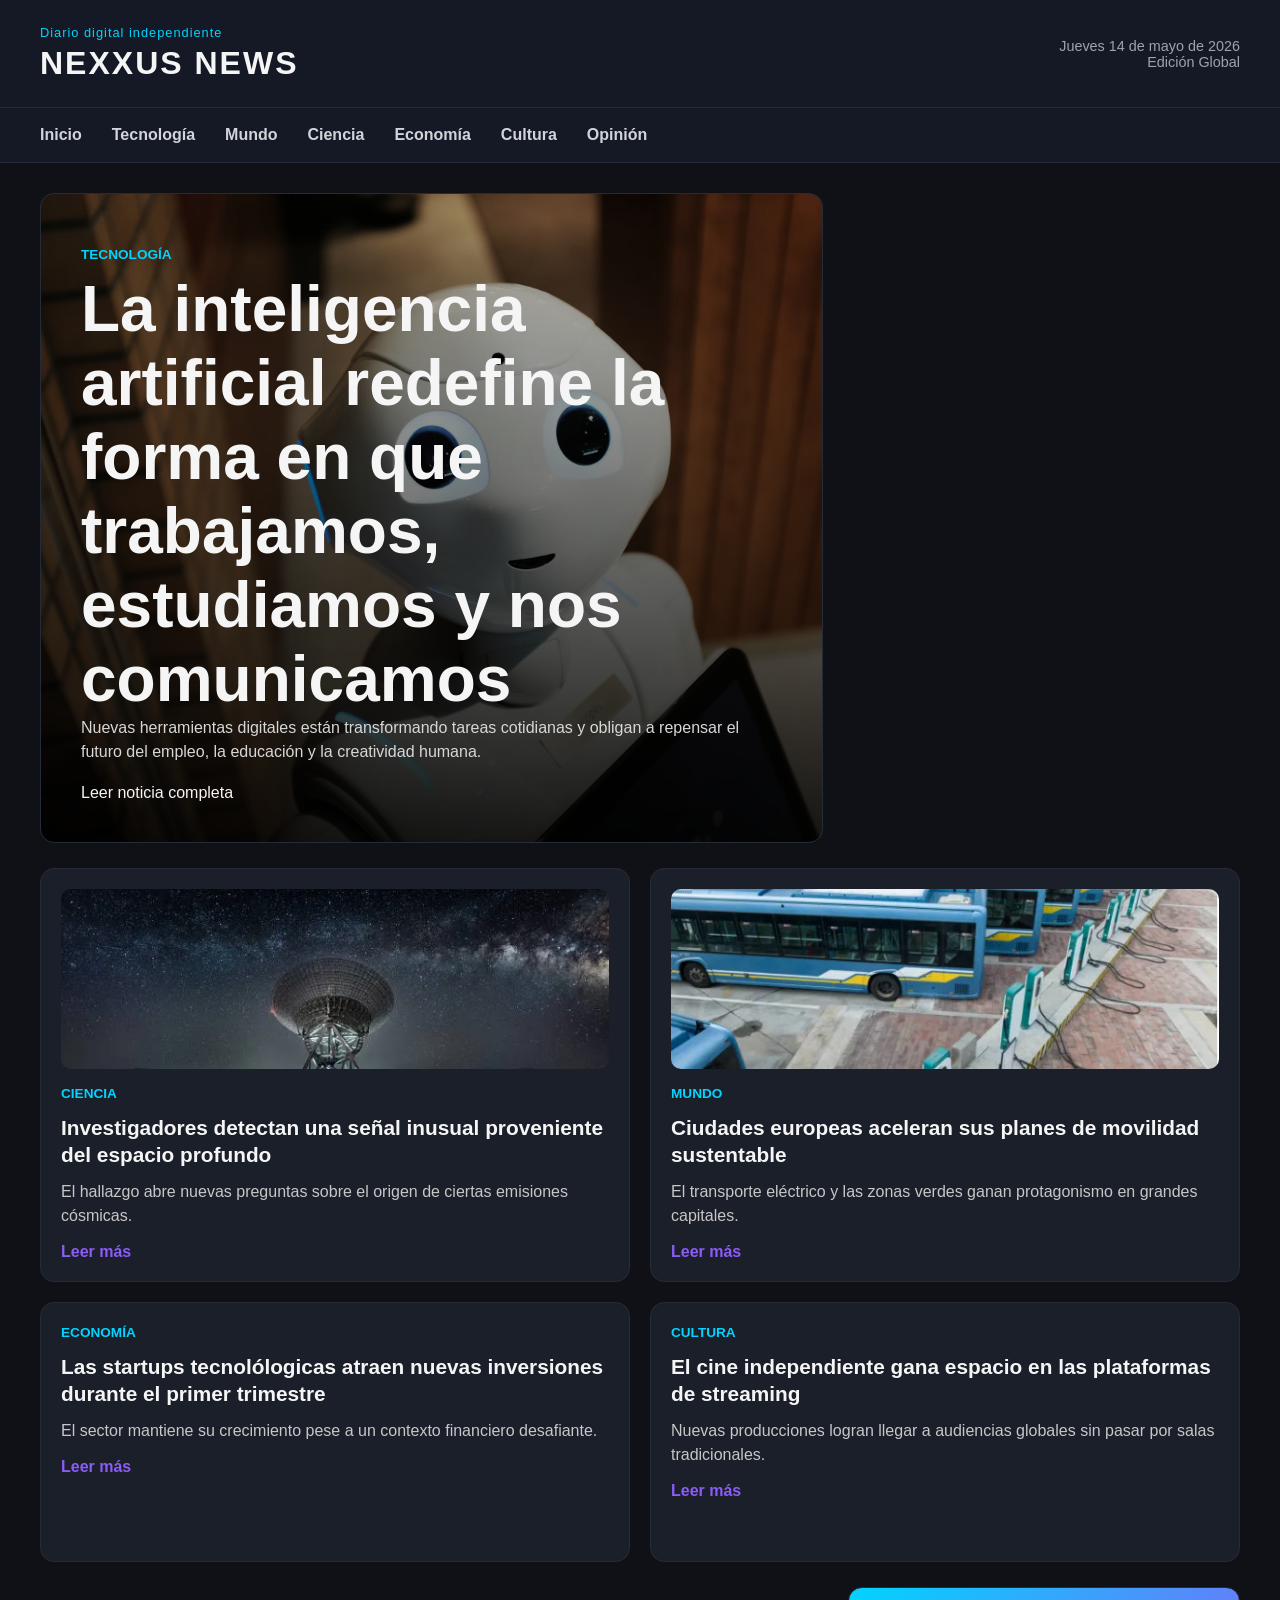
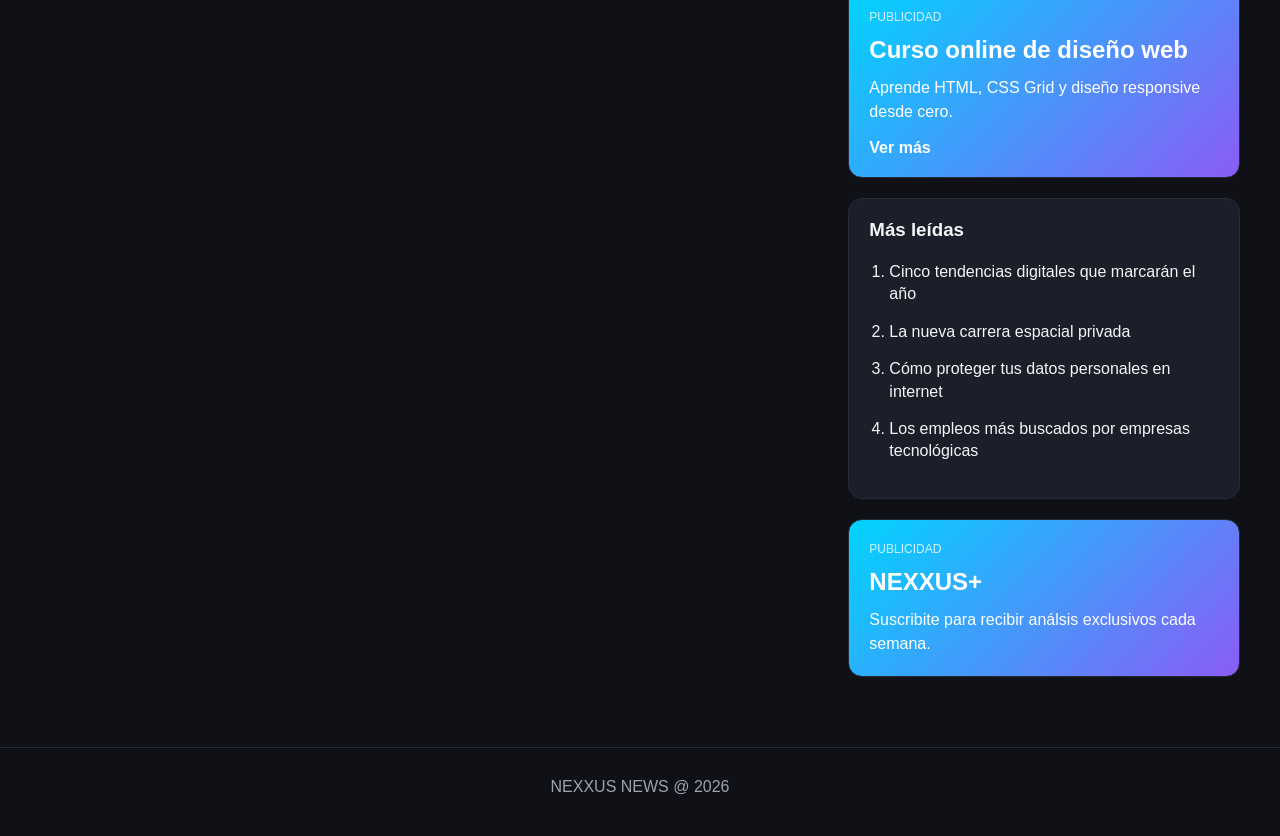
<file: index.html>
<!DOCTYPE html>
<html lang="en">
<head>
    <meta charset="UTF-8">
    <meta name="viewport" content="width=device-width, initial-scale=1.0">
    <title>Nexxus News</title>
    <link rel="stylesheet" href="reset.css">
    <link rel="stylesheet" href="style.css">
    <link rel="stylesheet" href="responsive.css">
</head>
<body>
    <header class="site-header">
        <section class="top-header">
            <div>
                <p class="eyebrow">Diario digital independiente</p>
                <h1>NEXXUS NEWS</h1>
            </div>

            <div class="header-info">
                <p>Jueves 14 de mayo de 2026</p>
                <p>Edición Global</p>
            </div>

            <button class="menu-button">☰</button>
        </section>

        <nav class="main-nav">
            <ul>
                <li><a href="#">Inicio</a></li>
                <li><a href="#">Tecnología</a></li>
                <li><a href="#">Mundo</a></li>
                <li><a href="#">Ciencia</a></li>
                <li><a href="#">Economía</a></li>
                <li><a href="#">Cultura</a></li>
                <li><a href="#">Opinión</a></li>
            </ul>
        </nav>

    </header>


    <main class="layout">

        <section class="hero-section">
            <article class="main-news card">
                <span class="category">Tecnología</span>
                <h2>La inteligencia artificial redefine la forma en que trabajamos, estudiamos y nos comunicamos</h2>
                <p> Nuevas herramientas digitales están transformando tareas cotidianas y obligan a repensar el futuro del empleo, la educación y la creatividad humana.</p>

                <a href="#">Leer noticia completa</a>
            </article>
        </section>

        <section class="secondary-news">
            <article class="news-card card">
                <img src="img/espacio.png" alt="Radiotelescopio observando el espacio">
                <span class="category">Ciencia</span>
                <h3>Investigadores detectan una señal inusual proveniente del espacio profundo</h3>
                <p>El hallazgo abre nuevas preguntas sobre el origen de ciertas emisiones cósmicas.</p>
                <a href="#">Leer más</a>
            </article>

            <article class="news-card card">
                <img src="img/ciudad-sustentable.png" alt="Ciudad moderna con transporte sustentable">
                <span class="category">Mundo</span>
                <h3>Ciudades europeas aceleran sus planes de movilidad sustentable</h3>
                <p>El transporte eléctrico y las zonas verdes ganan protagonismo en grandes capitales.</p>
                <a href="#">Leer más</a>
            </article>


            <article class="news-card card">
                <span class="category">Economía</span>
                <h3>Las startups tecnolólogicas atraen nuevas inversiones durante el primer trimestre</h3>
                <p>El sector mantiene su crecimiento pese a un contexto financiero desafiante.</p>
                <a href="#">Leer más</a>
            </article>

            <article class="news-card card">
                <span class="category">Cultura</span>
                <h3>El cine independiente gana espacio en las plataformas de streaming</h3>
                <p>Nuevas producciones logran llegar a audiencias globales sin pasar por salas tradicionales.</p>
                <a href="#">Leer más</a>
            </article>
        </section>

        <aside class="sidebar">
            <section class="ad card">
                <p class="ad-label">Publicidad</p>
                <h3>Curso online de diseño web</h3>
                <p>Aprende HTML, CSS Grid y diseño responsive desde cero.</p>
                <a href="#">Ver más</a>
            </section>

            <section class="trending card">
                <h3>Más leídas</h3>

                <ol>
                    <li><a href="#">Cinco tendencias digitales que marcarán el año</a></li>
                    <li><a href="#">La nueva carrera espacial privada</a></li>
                    <li><a href="#">Cómo proteger tus datos personales en internet</a></li>
                    <li><a href="#">Los empleos más buscados por empresas tecnológicas</a></li>
                </ol>
            </section>

            <section class="ad small-ad card">
                <p class="ad-label">Publicidad</p>
                <h3>NEXXUS+</h3>
                <p>Suscribite para recibir análsis exclusivos cada semana.</p>
            </section>
        </aside>
    </main>


    <footer class="site-footer">
        <p>NEXXUS NEWS @ 2026</p>
        
    </footer>
</body>
</html>
</file>
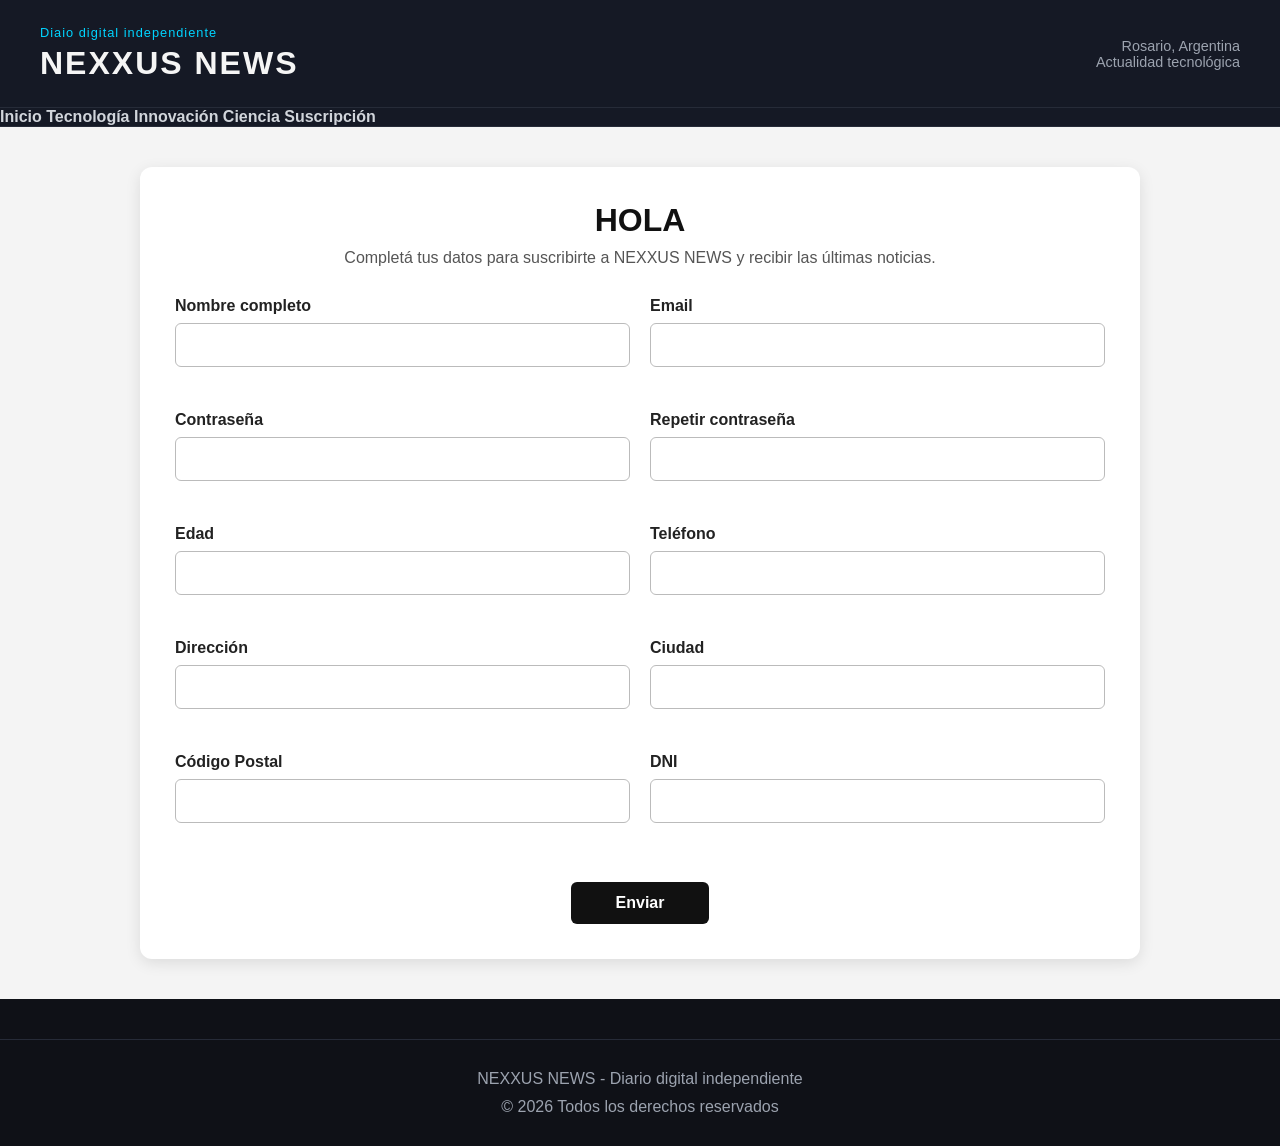
<file: suscription.html>
<!DOCTYPE html>
<html lang="es">
<head>
    <meta charset="UTF-8">
    <meta name="viewport" content="width=device-width, initial-scale=1.0">
    <title>Suscripción - Nexxus News</title>

    <link rel="stylesheet" href="reset.css">
    <link rel="stylesheet" href="style.css">
    <link rel="stylesheet" href="responsive.css">
</head>
<body>

    <header class="site-header">
        <section class="top-header">
            <div>
                <p class="eyebrow">Diaio digital independiente</p>
                <h1>NEXXUS NEWS</h1>
            </div>

            <div class="header-info">
                <p>Rosario, Argentina</p>
                <p>Actualidad tecnológica</p>
            </div>
        </section>

        <nav class="main-nav">
            <a href="index.html">Inicio</a>
            <a href="#">Tecnología</a>
            <a href="#">Innovación</a>
            <a href="#">Ciencia</a>
            <a href="suscription.html">Suscripción</a>
        </nav>
    </header>

         <main class="subscription-page">
  <section class="subscription-container">
    <h2 id="formTitle">HOLA</h2>
    <p class="subscription-intro">
      Completá tus datos para suscribirte a NEXXUS NEWS y recibir las últimas noticias.
    </p>

    <form id="subscriptionForm" novalidate>

                <div class="form-group">
                    <label for="fullName">Nombre completo</label>
                    <input type="text" name="fullName" id="fullName">
                    <p class="error-message" id="errorFullName"></p>
                </div>

                <div class="form-group">
          <label for="email">Email</label>
          <input type="email" id="email" name="email">
          <p class="error-message" id="errorEmail"></p>
        </div>

        <div class="form-group">
          <label for="password">Contraseña</label>
          <input type="password" id="password" name="password">
          <p class="error-message" id="errorPassword"></p>
        </div>

        <div class="form-group">
          <label for="repeatPassword">Repetir contraseña</label>
          <input type="password" id="repeatPassword" name="repeatPassword">
          <p class="error-message" id="errorRepeatPassword"></p>
        </div>

        <div class="form-group">
          <label for="age">Edad</label>
          <input type="number" id="age" name="age">
          <p class="error-message" id="errorAge"></p>
        </div>

        <div class="form-group">
          <label for="phone">Teléfono</label>
          <input type="text" id="phone" name="phone">
          <p class="error-message" id="errorPhone"></p>
        </div>

        <div class="form-group">
          <label for="address">Dirección</label>
          <input type="text" id="address" name="address">
          <p class="error-message" id="errorAddress"></p>
        </div>

        <div class="form-group">
          <label for="city">Ciudad</label>
          <input type="text" id="city" name="city">
          <p class="error-message" id="errorCity"></p>
        </div>

        <div class="form-group">
          <label for="postalCode">Código Postal</label>
          <input type="text" id="postalCode" name="postalCode">
          <p class="error-message" id="errorPostalCode"></p>
        </div>

        <div class="form-group">
          <label for="dni">DNI</label>
          <input type="text" id="dni" name="dni">
          <p class="error-message" id="errorDni"></p>
        </div>

        <div class="submit-container">
          <button type="submit">Enviar</button>
        </div>

      </form>
    </section>
  </main>

  <footer class="site-footer">
    <p>NEXXUS NEWS - Diario digital independiente</p>
    <p>© 2026 Todos los derechos reservados</p>
  </footer>

  <script src="suscription.js"></script>
</body>
</html>
</file>
<file: style.css>
body {
    font-family: Arial, Helvetica, sans-serif;
    background-color: #0f1117;
    color: #f5f5f5;
}

/* Header */

.site-header {
    border-bottom: 1px solid #262b38;
    background-color: #151925;
}

.top-header {
    padding: 20px;
    display: flex;
    align-items: center;
    justify-content: space-between;
}

.eyebrow {
    color: #00d4ff;
    font-size: 0.8rem;
    margin-bottom: 5px;
    letter-spacing: 1px;
}

.top-header h1 {
    font-size: 2rem;
    font-weight: 900;
    letter-spacing: 2px;
}

.header-info {
    display: none;
}

.menu-button {
    background: none;
    border: none;
    color: white;
    font-size: 2rem;
    cursor: pointer;
}




/* Nav */

.main-nav {
    display: none;
}



/* layout */

.layout {
    display: grid;
    grid-template-columns: 1fr;
    gap: 20px;
    padding: 20px;
}


/* Cards*/

.card {
    background-color: #1b1f2a;
    border: 1px solid #262b38;
    border-radius: 14px;
    padding: 20px;
    transition: 0.25s;
}



/* Main News*/

.main-news {
    min-height: 400px;
    display: flex;
    flex-direction: column;
    justify-content: flex-end;
    background: linear-gradient(to top, rgba(0,0,0,0.9), rgba(0,0,0,0.2)), url("img/ia-fut.png"); 
    background-size: cover;
    background-position: center;
}


.category {
    color: #00d4ff;
    font-size: 0.85rem;
    font-weight: bold;
    text-transform: uppercase;
    margin-bottom: 10px;
}

.main-news p {
    color: #d7d7d7;
    line-height: 1.5;
    margin-bottom: 20px;
}

.main.news a {
    color: #00d4ff;
    font-weight: bold;
}



/* Secondary News*/

.secondary-news {
    display: grid;
    grid-template-columns: 1fr;
    gap: 20px;
}

.news-card h3 {
    font-size: 1.3rem;
    margin: 12px 0;
    line-height: 1.3;
}

.news-card p {
    color: #c7c7c7;
    line-height: 1.5;
    margin-bottom: 15px;
}

.news-card a {
    color: #8b5cf6;
    font-weight: bold;
}

.news-card img {
    width: 100%;
    height: 180px;
    object-fit: cover;
    border-radius: 10px;
    margin-bottom: 15px;
}






/* Sidebar*/
.sidebar {
    display: grid;
    gap: 20px;
}


.ad {
    background: linear-gradient(135deg, #00d4ff, #8b5cf6);
    color: white;
}


.ad-label {
    font-size: 0.75rem;
    text-transform: uppercase;
    margin-bottom: 10px;
    opacity: 0.8;
}

.ad h3 {
    font-size: 1.5rem;
    margin-bottom: 12px;
}


.ad p {
    line-height: 1.5;
}

.ad a {
    display: inline-block;
    margin-top: 15px;
    font-weight: bold;
}

.trending h3 {
    margin-bottom: 20px;
}

.trending ol {
    padding-left: 20px;
}

.trending li {
    margin-bottom: 15px;
    line-height: 1.4;

}

.trending a {
    color: #f5f5f5;
}



/*Footer*/


.site-footer {
    margin-top: 40px;
    padding: 30px 20px;
    text-align: center;
    border-top: 1px solid #262b38;
    color: #9ca3af;
}

.site-footer p:first-child {
    margin-bottom: 10px;
}





.card:hover {
    transform: translateY(-4px);
    border-color: #00d4ff;
}



/* Scroll*/

::-webkit-scrollbar {
    width: 10px;
}

::-webkit-scrollbar-thumb {
    background: #00d4ff;
    border-radius: 20px;
}

::-webkit-scrollbar-track {
    background: #111827;
}

.subscription-page {
  padding: 40px 20px;
  background-color: #f4f4f4;
}

.subscription-container {
  max-width: 1000px;
  margin: 0 auto;
  background-color: #ffffff;
  padding: 35px;
  border-radius: 12px;
  box-shadow: 0 4px 15px rgba(0, 0, 0, 0.1);
}

.subscription-container h2 {
  text-align: center;
  font-size: 32px;
  margin-bottom: 10px;
  color: #111111;
}

.subscription-intro {
  text-align: center;
  margin-bottom: 30px;
  color: #555555;
  font-size: 16px;
}

#subscriptionForm {
  display: flex;
  flex-wrap: wrap;
  gap: 20px;
}

.form-group {
  width: calc(50% - 10px);
  display: flex;
  flex-direction: column;
}

.form-group label {
  font-weight: bold;
  margin-bottom: 8px;
  color: #222222;
}

.form-group input {
  padding: 12px;
  border: 1px solid #bbbbbb;
  border-radius: 6px;
  font-size: 16px;
  outline: none;
}

.form-group input:focus {
  border-color: #111111;
}

.error-message {
  min-height: 18px;
  margin-top: 6px;
  font-size: 14px;
  color: #c0392b;
}

.submit-container {
  width: 100%;
  display: flex;
  justify-content: center;
  margin-top: 15px;
}

.submit-container button {
  padding: 12px 45px;
  border: none;
  border-radius: 6px;
  background-color: #111111;
  color: #ffffff;
  font-size: 16px;
  font-weight: bold;
  cursor: pointer;
}

.submit-container button:hover {
  background-color: #333333;
}
</file>
<file: responsive.css>
/*tablet*/

@media (min-width: 768px) {

    .layout {
        grid-template-columns: 2fr 1fr;
        align-items: start;
    }

    .hero-section {
        grid-column: 1 / 2;
    }

    .sidebar {
        grid-column: 2/ 3;
    }

    .secondary-news {
        grid-column: 1/ 3;
        grid-template-columns: repeat(2, 1fr);
    }

    .main-news {
        min-height: 500px;
    }

    .main.news h2 {
        font-size: 3rem;
    }

    .top-header {
        padding: 25px 40px;
    }

    .layout {
        padding: 30px 40px;
    }

    .header-info {
        display: block;
        text-align: right;
        color: #9ca3af;
        font-size: 0.9rem;
    }
}


/* Desktop*/


@media (min-width: 1024px) {

    .menu-button {
        display: none;
    }

    .main-nav {
        display: block;
        border-top: 1px solid #262b38;
    }

    .main-nav ul {
        display: flex;
        gap: 30px;
        padding: 18px 40px;
        overflow-x: auto;
    }

    .main-nav a {
        color: #d1d5db;
        font-weight: bold;
        transition: 0.2s;
    }

    .main-nav a:hover {
        color: #00d4ff;
    }

    .layout {
        grid-template-columns: 2fr 1fr;
        gap: 25px;
        max-width: 1500px;
        margin: 0 auto;
    }

    .secondary-news {
        grid-template-columns: repeat(2, 1fr);
    }

    .main-news {
        min-height: 650px;
        padding: 40px;
    }

    .main-news h2 {
        font-size: 4rem;
        max-width: 900px;
    }

    .news-card {
        min-height: 260px;
    }

    .sidebar {
        align-self: start;
        position: sticky;
        top: 20px;
    }
}


/*Pantallas grandes*/


@media (min-width: 1400px) {
    .layout {
        grid-template-columns: 2.2fr 1fr;
        gap: 35px;
    }

    .secondary-news {
        grid-template-columns: repeat(4, 1fr);
    }

    .main-news h2 {
        font-size: 5rem;

    }

    .top-header h1 {
        font-size: 3rem;
    }
}

@media (max-width: 768px) {
  .subscription-container {
    padding: 25px 18px;
  }

  .subscription-container h2 {
    font-size: 26px;
  }

  .form-group {
    width: 100%;
  }

  .submit-container button {
    width: 100%;
  }
}
</file>
